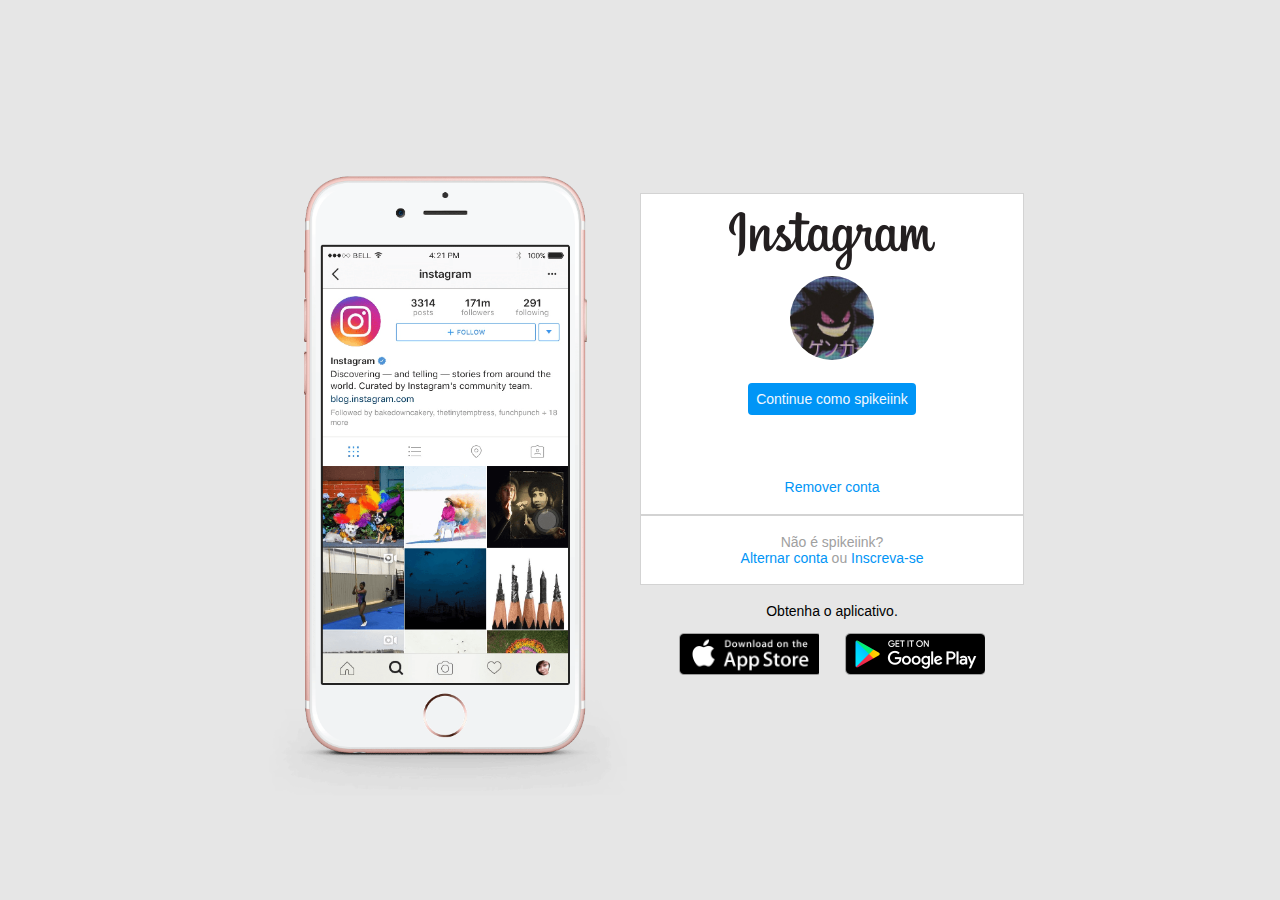
<file: projeto instagram/index.html>
<!DOCTYPE html>
<html lang="pt-br">
<head>
    <meta charset="UTF-8">
    <meta http-equiv="X-UA-Compatible" content="IE=edge">
    <meta name="viewport" content="width=device-width, initial-scale=1.0">
    <link rel="stylesheet" href="style.css">
    <title>Instagram</title>
</head>
<body>
    <div class="instagram-geral">
        <div class="instagram-celular"><img src="img/instagram-celular.png" alt="phone"></div>
        
        <div class="container-principal">
            <div class="group">
            <div class="logo-instagram"><img src="img/instagram-logo.png" alt="logo"></div>
            <div class="foto-perfil"><img src="img/perfil.jpg" alt="perfil"></div>
                <a class="login" href="8">Continue como spikeiink</a>
                <a class="logout" href="8">Remover conta</a>
        </div>
        
        <div class="group">
            <p class="not-account">Não é spikeiink?</p>
            <p class="not-account">
                <span class="link-blue">Alternar conta</span>
                ou
                <span class="link-blue">Inscreva-se</span>
            </p>
        </div>
        <div class="get-the-app">
            <p class="texto obtenha o app">Obtenha o aplicativo.</p>
                <div class="baixar">
                <a class="apps" href="8"></a>
                <a class="apps" href="8"></a>
                </div>
        </div>
    </div>
    </div>
</body>
</html>
</file>
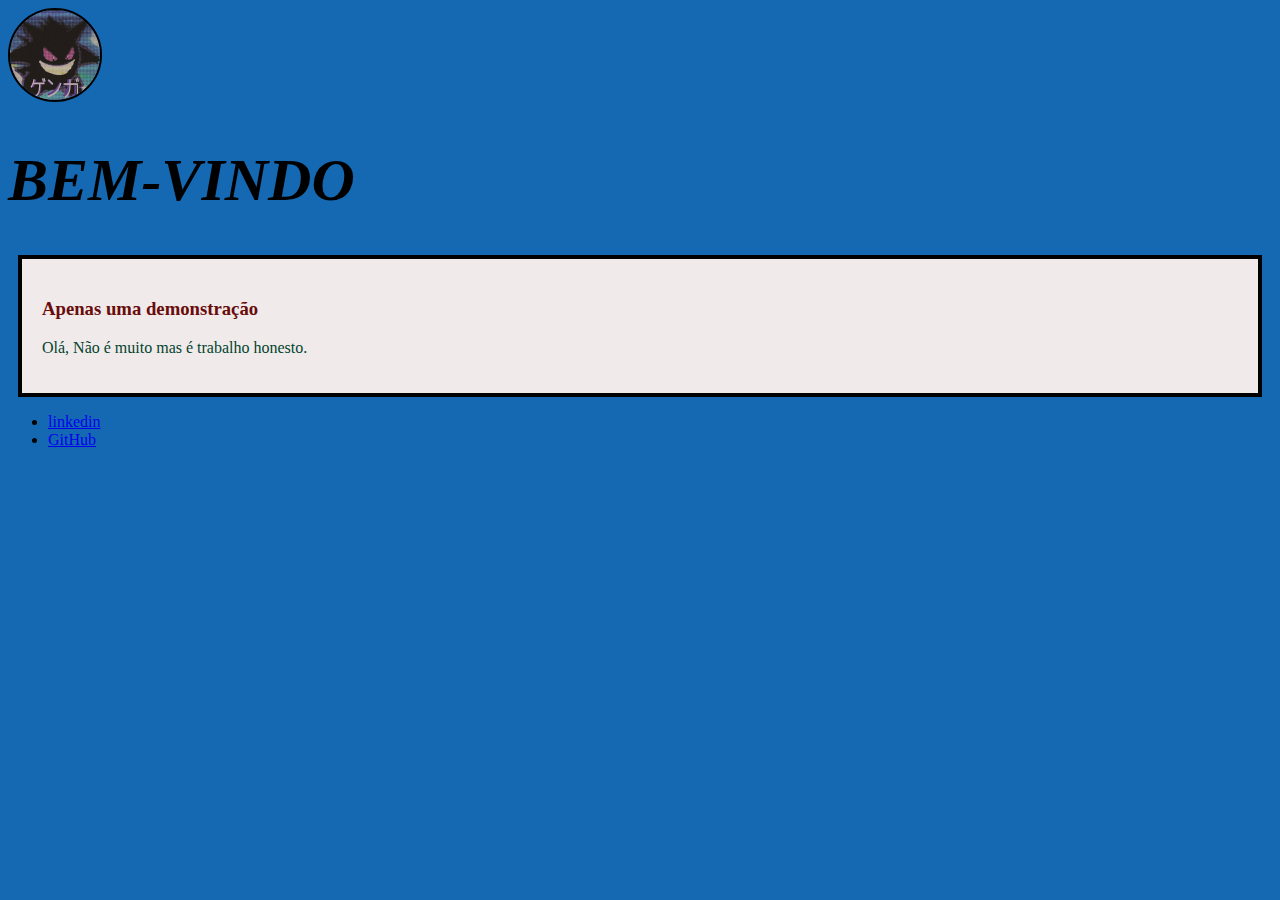
<file: projetos/html5 e css3/index.html>
<!DOCTYPE html>
<html lang="pt-br">
<head>
    <meta charset="UTF-8">
    <meta http-equiv="X-UA-Compatible" content="IE=edge">
    <meta name="viewport" content="width=device-width, initial-scale=1.0">
    <title>MyProjet</title>
    <link rel="stylesheet" href="style.css">
    
</head>
<body>
    <header>
        <img src="f2.jpg" alt="perfil"
        width="90" height="90" class="perfil">
        <h1 
        id="titulo">BEM-VINDO</h1>
    </header>
    <section>
        <header>
            <h2 class="subtitulo"></h2>
           
        </header>
        <article class="post">
            <header>
                <h3 class="titulofinal">Apenas uma demonstração</h3>
                
            </header>
            <p>
           Olá, Não é muito mas é trabalho honesto.
            </p>
        </article>
    </section>
    <footer>
        <ul>
        <li><a href="https://www.linkedin.com/in/douglas-henrique-656200230/"target="_blank">linkedin</a></li>
    <li><a href="https://github.com/spikeiink" target="_blank">GitHub </a></li></ul>
    </footer>
</body>
</html>
</file>
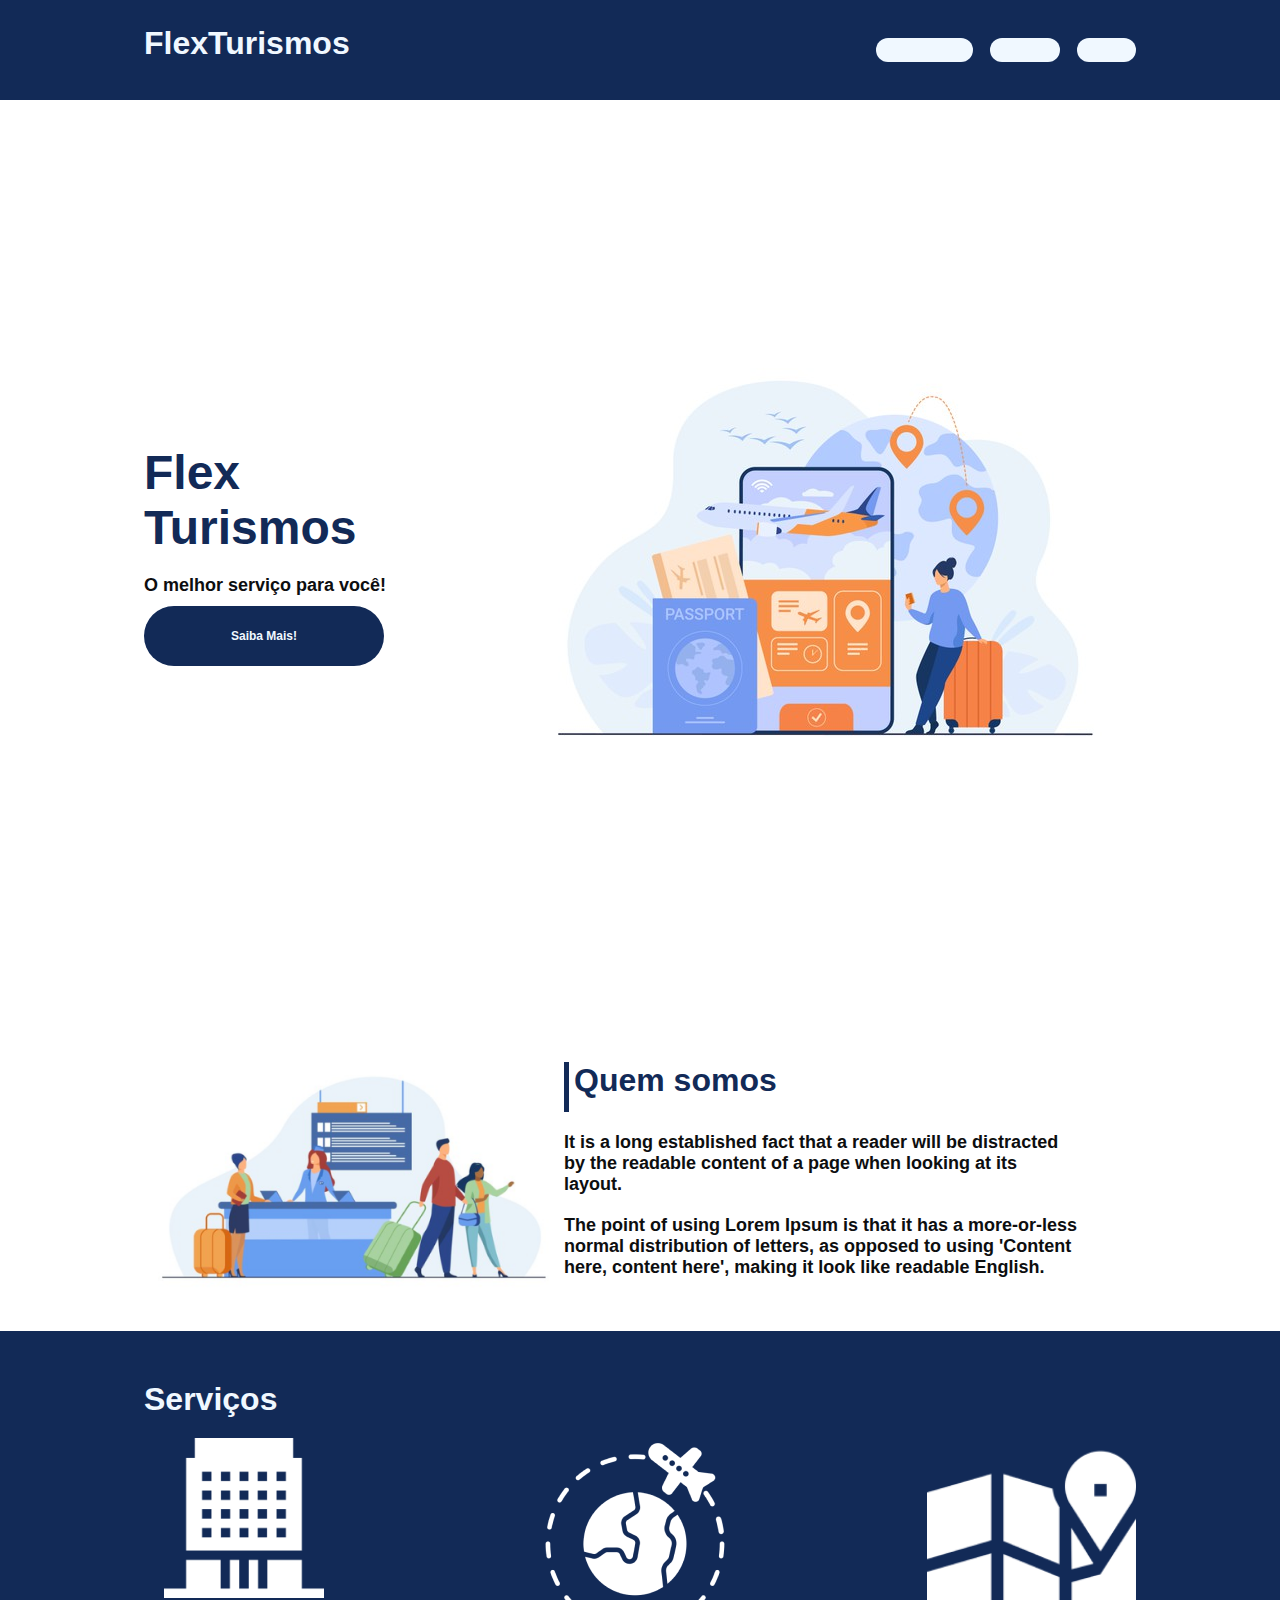
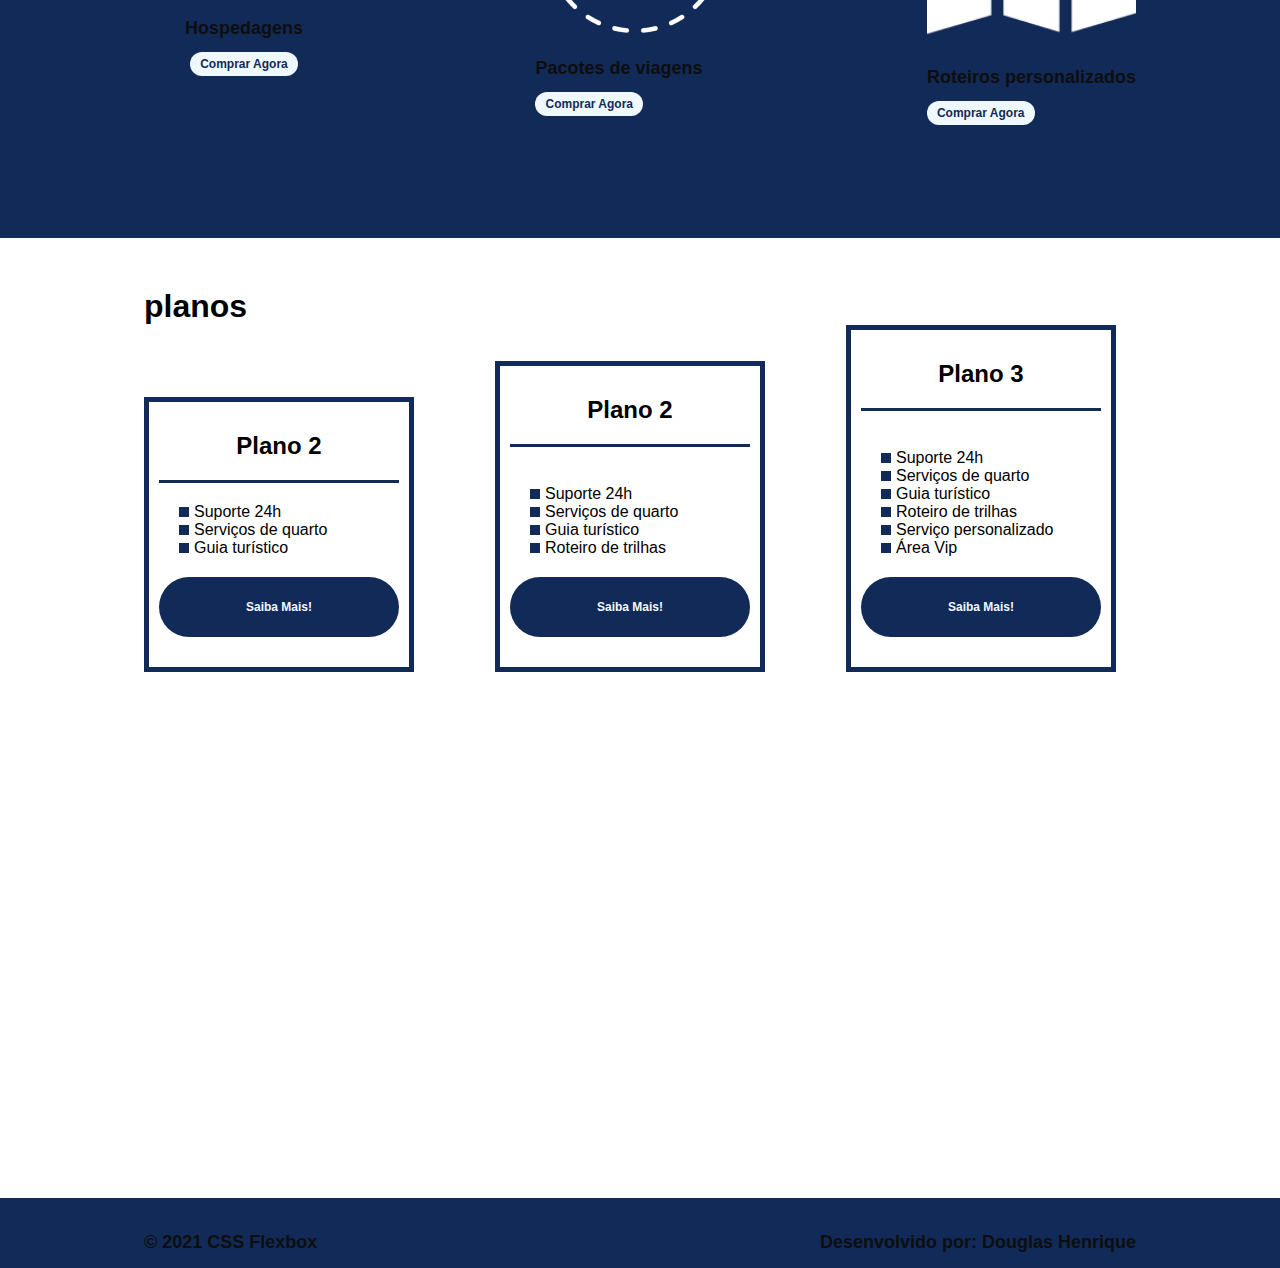
<file: projetos/flex box/flex-projeto/index.html>
<!DOCTYPE html>
<html lang="pt-br">
<head>
    <meta charset="UTF-8">
    <meta name="viewport" content="width=device-width, initial-scale=1.0">
    <title>Flex Turismos</title>
    <link rel="stylesheet" href="./style.css">
</head>
<body>
    <header>
        <div class="flex-container menu">
        <div><h1>FlexTurismos</h1></div>
        <ul class="list-items">
            <li><a href="#quem-somos">Quem Somos</a></li>
            <li><a href="#servicos">Serviços</a></li>
            <li><a href="#planos">Planos</a></li>
        </div>
    </ul>
    </header>

    <div class="flex-container apresentacao">
        <div class="texto-apresentacao">
            <h1>Flex <br>Turismos</h1>
            <p>O melhor serviço para você!</p>
            <a href="" class="bth">Saiba Mais!</a> 
        </div>

        <div>
            <div><img src="./images/0-main.png" alt="banner de apresentação"></div>
        </div>
    </div>

    <div class="flex-container" id="quem-somos">
       <div>
            <h2>Quem somos</h2>
            <p>It is a long established fact that a reader will be distracted by the readable content of a page when looking at its layout. </p>
            <p>The point of using Lorem Ipsum is that it has a more-or-less normal distribution of letters, as opposed to using 'Content here, content here', making it look like readable English.</p>
        </div>
    <img src="./images/1-quem-somos.png" alt="balcão de atendimento">
    </div>

    <div class="externo">
        <div class="flex-container" id="ss">
            <div>
                <h2>Serviços</h2>
            </div>

            <div class="list-servicos">
                <div class="item-s">
                    <div><img src="./images/icon-2.png" alt="hospedagens"></div>
                    <p>Hospedagens</p>
                    <a href="#">Comprar Agora</a>
                </div>

                <div>
                    <div><img src="./images/icon-1.png" alt="pacote de viagens"></div>
                    <p>Pacotes de viagens</p>
                    <a href="#">Comprar Agora</a>
                </div>

                <div>
                    <div><img src="./images/icon-3.png" alt="roteiros personalizados"></div>
                    <p>Roteiros personalizados</p>
                    <a href="#">Comprar Agora</a>
                </div>

            </div>
        </div>
    </div>

    <div class="flex-container" id="planos">
        
        <div><h2>planos</h2></div>

        <div class="list-planos">
            <div class="item-plano">
                    <h3>Plano 2</h3>
                    <ul>
                        <li>Suporte 24h</li>
                        <li>Serviços de quarto</li>
                        <li>Guia turístico</li>
                    </ul>
                    <a href="#" class="bth">Saiba Mais!</a>
                </div>
        
                <div class="item-plano">
                    <h3>Plano 2</h3>
                    <br>
                    <ul>
                        <li>Suporte 24h</li>
                        <li>Serviços de quarto</li>
                        <li>Guia turístico</li>
                        <li>Roteiro de trilhas</li>
                        
                    </ul>
                    <a href="#" class="bth">Saiba Mais!</a>
                </div>
        
                <div class="item-plano">
                    <h3>Plano 3</h3>
                    <br>
                    <ul>
                        <li>Suporte 24h</li>
                        <li>Serviços de quarto</li>
                        <li>Guia turístico</li>
                        <li>Roteiro de trilhas</li>
                        <li>Serviço personalizado</li>
                        <li>Área Vip</li>
                    </ul>
                    <a href="#" class="bth">Saiba Mais!</a>
            </div>
        </div>
    </div>

    <footer>
        <div class="flex-container footer">
            <p>&copy; 2021 CSS Flexbox</p>
            <p>Desenvolvido por: Douglas Henrique</p>
        </div>
        
    </footer>
</body>
</html>
</file>
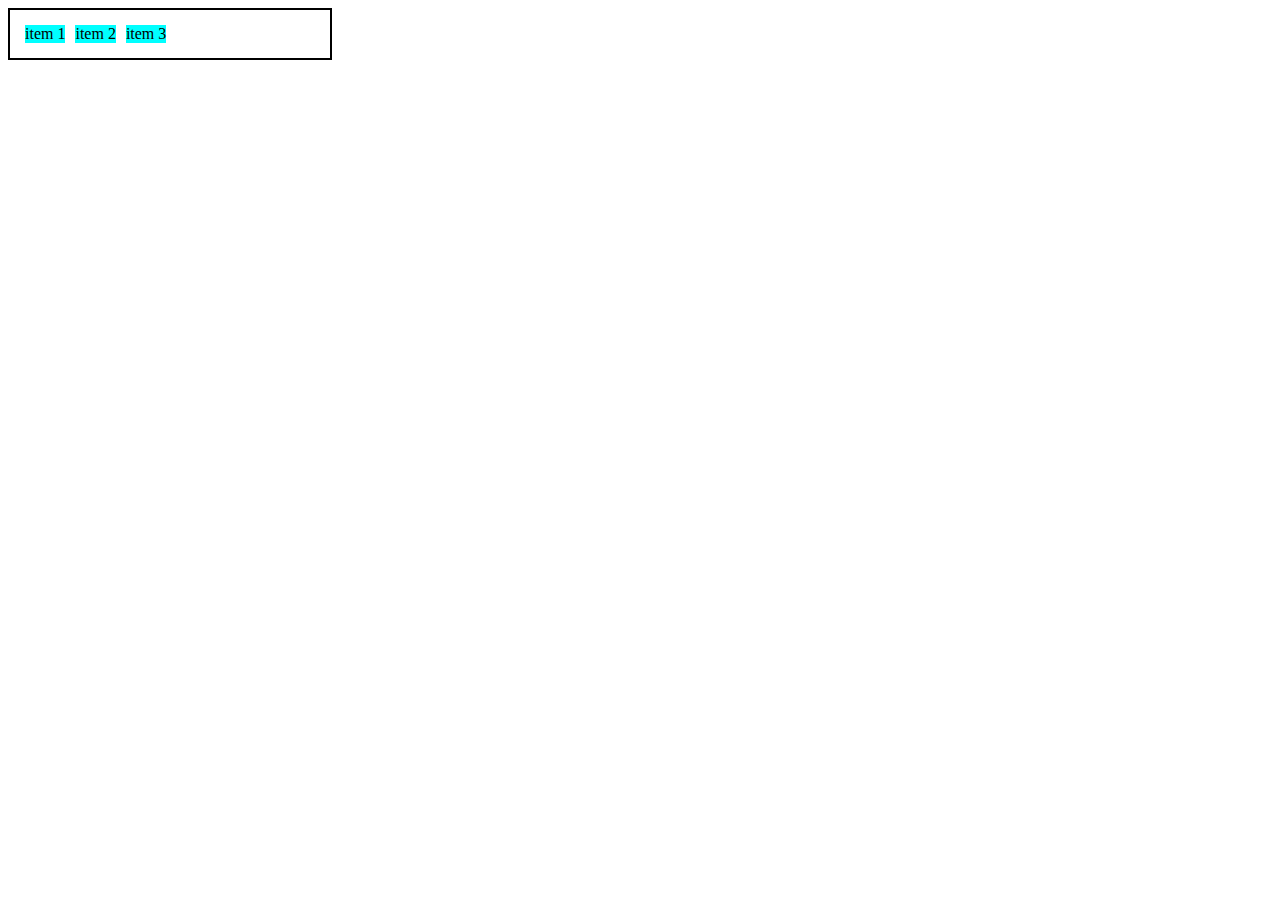
<file: projetos/flex box/0-diplay-flex.html>
<!DOCTYPE html>
<html lang="PT-br">
<head>
    <meta charset="UTF-8">
    <meta http-equiv="X-UA-Compatible" content="IE=edge">
    <meta name="viewport" content="width=device-width, initial-scale=1.0">
    <title>fundamentos- display flex</title>
    <style>
        .flex{
            max-width: 300px;
            padding: 10px;
            border: 2px solid black;
            display: flex;
        }
        .item{
            background-color: aqua;
            margin: 5px;
        }
    </style>
</head>
<body>
    <div class="flex">
        <div class="item">item 1</div>
        <div class="item">item 2</div>
        <div class="item">item 3</div>


    </div>
</body>
</html>
</file>
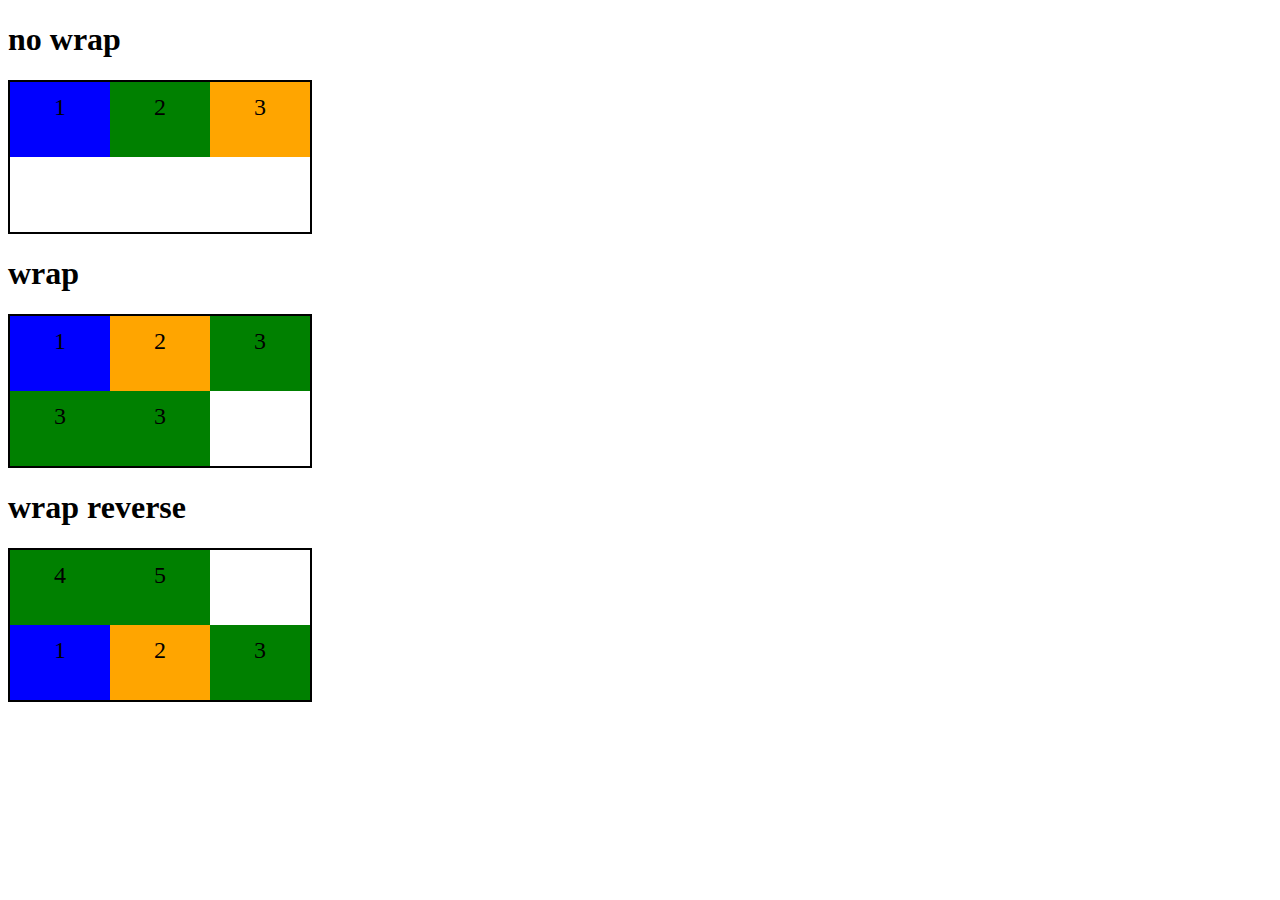
<file: projetos/flex box/1-flex-wrap.html>
<!DOCTYPE html>
<html lang="en">
<head>
    <meta charset="UTF-8">
    <meta http-equiv="X-UA-Compatible" content="IE=edge">
    <meta name="viewport" content="width=device-width, initial-scale=1.0">
    <title>Fundamentos Flex-Wrap</title>
    <style>
        .flex-container{
            display: flex;
            height: 150px;
            border: 2px solid black;
            max-width: 300px;
        
        }
        .item{
            font-size: 24px;
            height: 50%;
            text-align: center;
            min-width: 100px;
            line-height: 50px;
        }
        .wrap-reserve{ flex-wrap: wrap-reverse;

        }
        
        .wrap{
            flex-wrap: wrap;
        }
        .nowwrap{
            flex-wrap: nowrap;
        }
        .blue{
            background-color: blue;
        }
        .green{
            background-color: green;
        }
        .orangen{
            background-color: orange;
        }
    </style>
</head>
<body>
    <h1>
        no wrap 
    </h1>
    <div class="flex-container nowrap">
        <div class="item blue">1</div>
        <div class="item green">2</div>
        <div class="item orangen">3</div>
    </div>
    <h1>
        wrap 
    </h1>
    <div class="flex-container wrap">
        <div class="item blue">1</div>
        <div class="item orangen">2</div>
        <div class="item green">3</div>
        <div class="item green">3</div>
        <div class="item green">3</div>
    </div>
    
    
    <h1>
        wrap reverse
    </h1>
    <div class="flex-container wrap-reserve">
        <div class="item blue">1</div>
        <div class="item orangen">2</div>
        <div class="item green">3</div>
        <div class="item green">4</div>
        <div class="item green">5</div>
    </div>
</body>
</html>
</file>
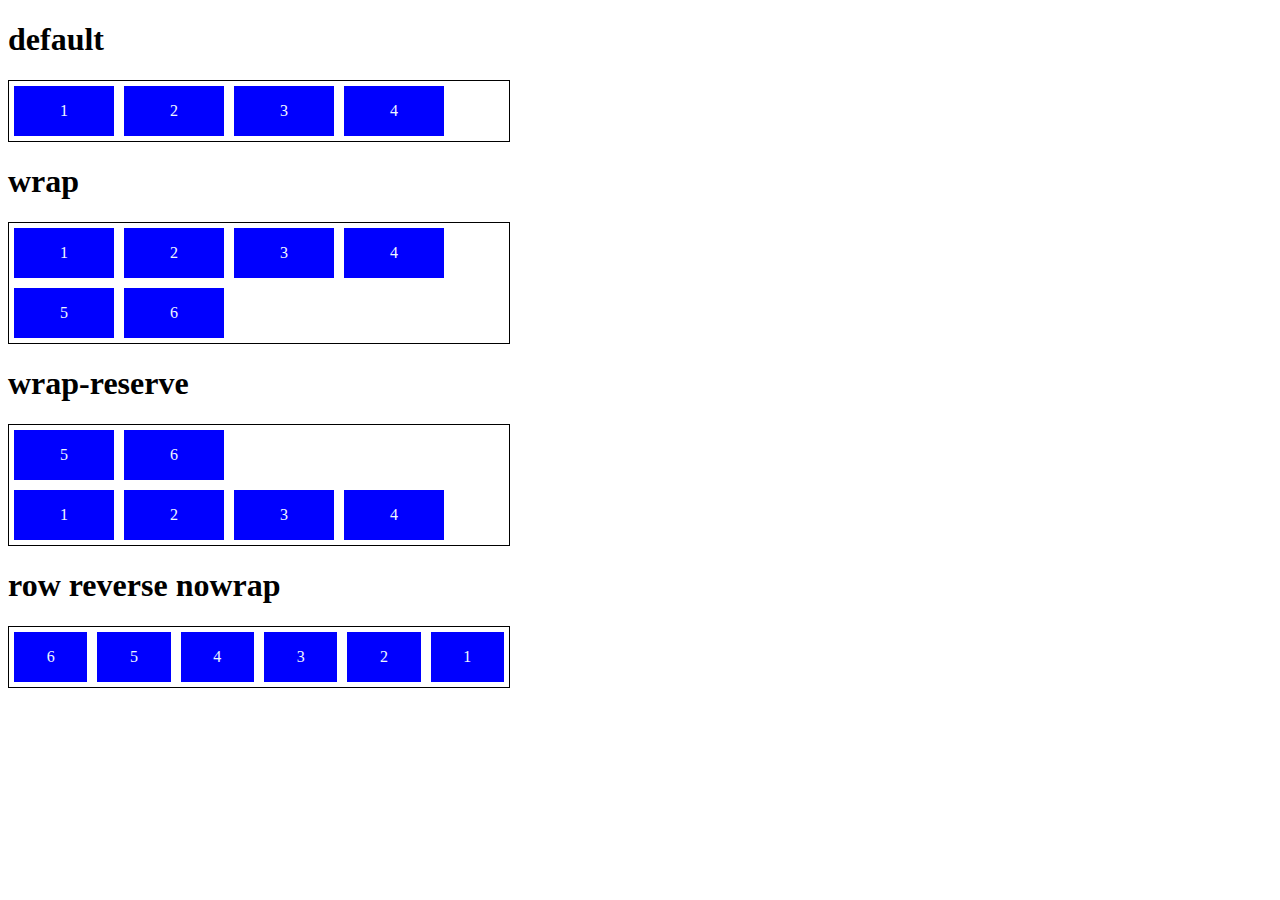
<file: projetos/flex box/2-flex-flow.html>
<!DOCTYPE html>
<html lang="en">
<head>
    <meta charset="UTF-8">
    <meta http-equiv="X-UA-Compatible" content="IE=edge">
    <meta name="viewport" content="width=device-width, initial-scale=1.0">
    <title>Fundamentos Flex-Flow</title>
    <style>
        .flex-container{
            display: flex;
            
            border: 1px solid black;
            max-width: 500px;
            margin-bottom: 10px;
        }
        .rowreverse{
            flex-flow: row wrap-reverse;
        }
        .r-nowrap{
            flex-flow: row-reverse nowrap;
        }
        .wrap{
            flex-flow: row wrap;
        }

        .default{
            flex-flow: row nowrap;
        }
        .item{
            background-color:  blue;
            margin: 5px;
            color: aliceblue; 
        text-align: center;  
    width: 100px;     
height: 50;
line-height: 50px;}
    </style>
</head>
<body>
    <h1>default</h1>
    <div class="flex-container default">
        <div class="item">1</div>
        <div class="item">2</div>
        <div class="item">3</div>
        <div class="item">4</div>
    </div>

    <h1>wrap</h1>
    <div class="flex-container wrap">
        <div class="item">1</div>
        <div class="item">2</div>
        <div class="item">3</div>
        <div class="item">4</div>
        <div class="item">5</div>
        <div class="item">6</div>
    </div>
    <h1>wrap-reserve</h1>
    <div class="flex-container rowreverse">
        <div class="item">1</div>
        <div class="item">2</div>
        <div class="item">3</div>
        <div class="item">4</div>
        <div class="item">5</div>
        <div class="item">6</div>
    </div>

    <h1>row reverse nowrap</h1>
    <div class="flex-container r-nowrap">
        <div class="item">1</div>
        <div class="item">2</div>
        <div class="item">3</div>
        <div class="item">4</div>
        <div class="item">5</div>
        <div class="item">6</div>
    </div>

</body>
</html>
</file>
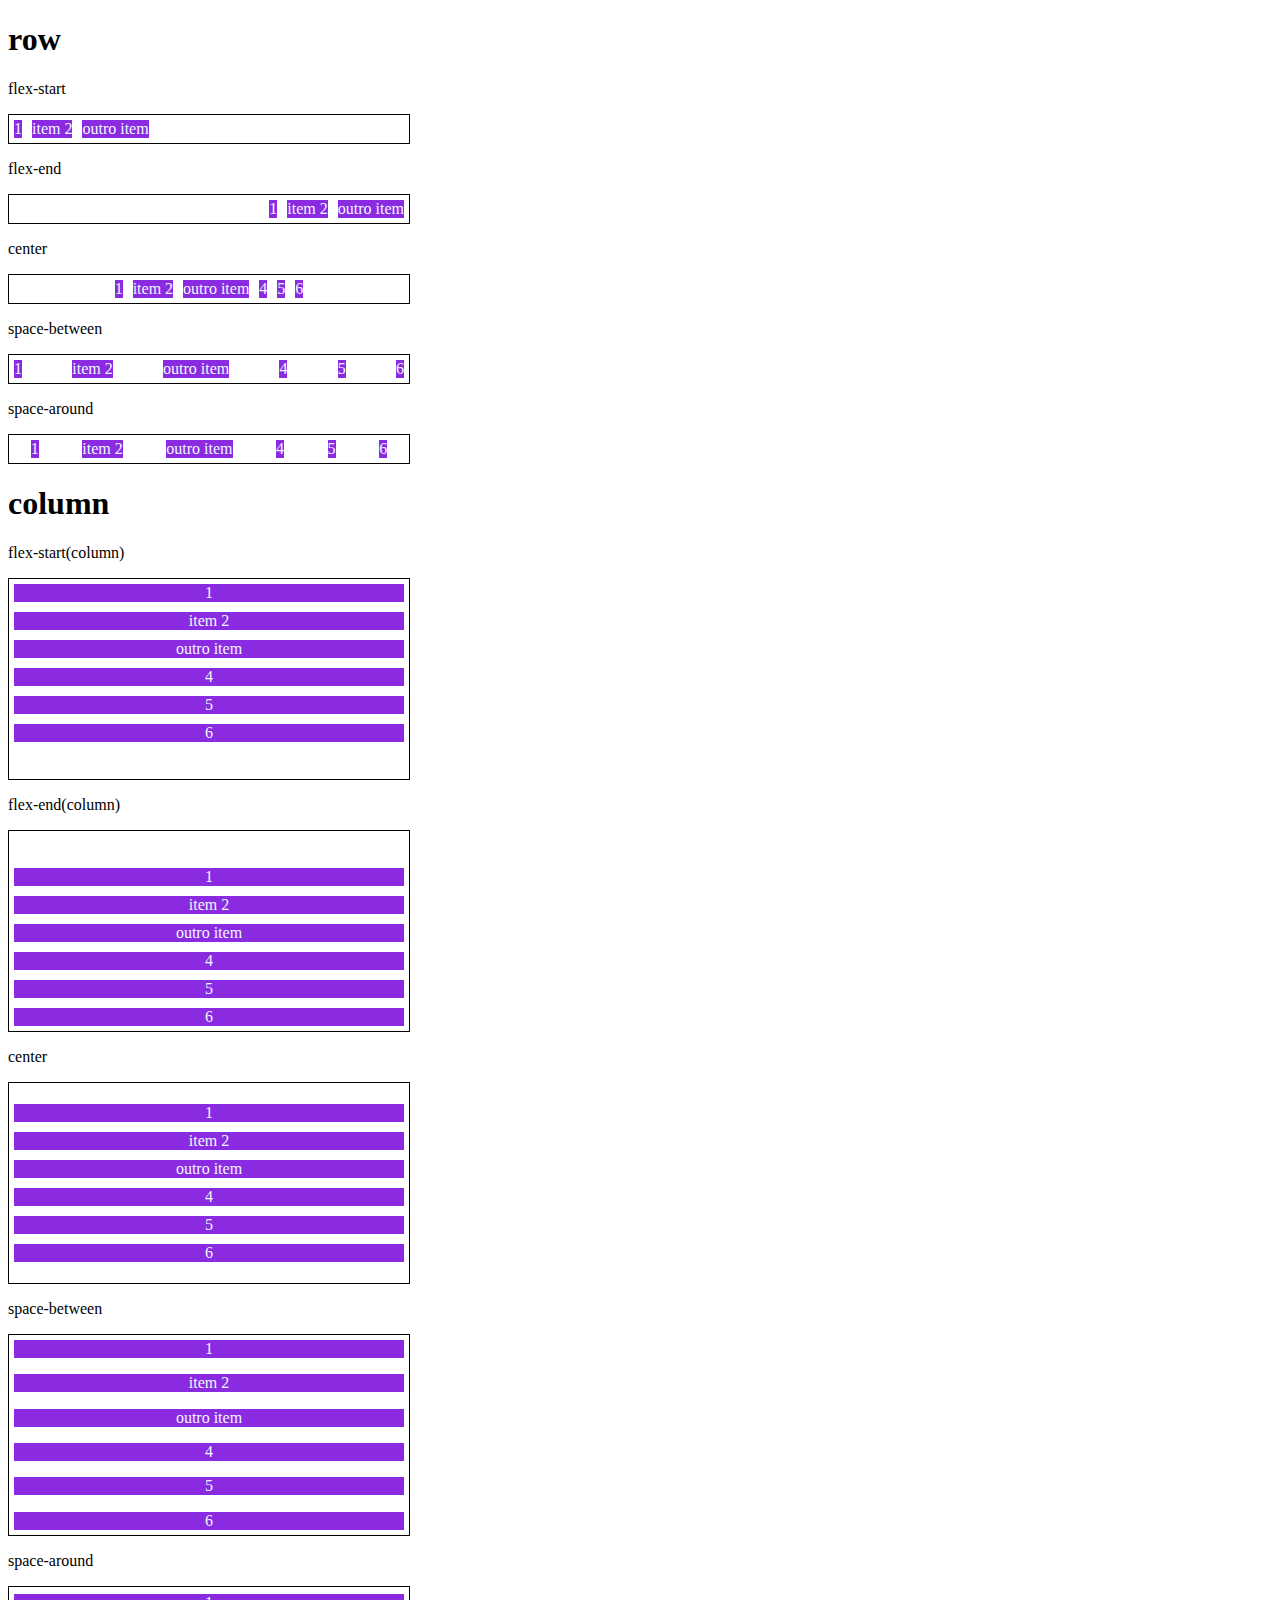
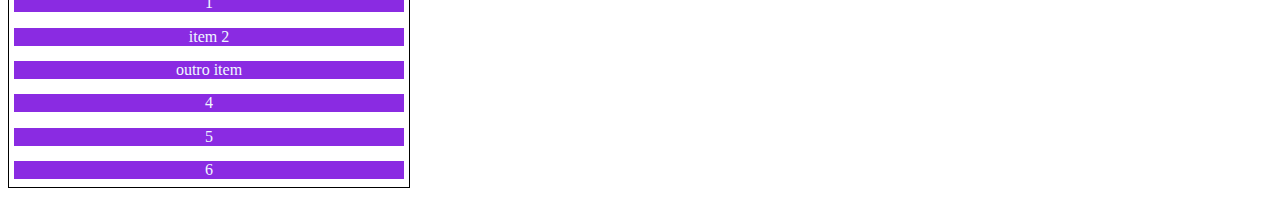
<file: projetos/flex box/3-justify-content.html>
<!DOCTYPE html>
<html lang="en">
<head>
    <meta charset="UTF-8">
    <meta http-equiv="X-UA-Compatible" content="IE=edge">
    <meta name="viewport" content="width=device-width, initial-scale=1.0">
    <title>Fundamentos-justify_content
    </title>
    <style>
        .container{
            max-width: 400px;
            border: 1px solid black;    
            margin: 0;
            display: flex;
        margin-bottom: 10px;}
            .item{
                background-color: blueviolet;
                margin: 5px;
                text-align: center;
                color: aliceblue;}
                .flex-start{
                    justify-content: flex-start;
                }
                .flex-end{
                    justify-content: flex-end;
                }
                .center{
                    justify-content: center;
                }
                .space-bet{
                    justify-content: space-between;
                }
                .space-around{
                    justify-content: space-around;
                }
                .column{
                    flex-direction: column;
                    min-height: 200px;
                }
    </style>
</head>
<body>
    <h1>row</h1>
    <p>flex-start</p>
    <section class="container flex-start">
        <div class="item">1</div>
        <div class="item">item 2</div>
        <div class="item">outro item</div>
    </section>
<p>
     flex-end
</p>
    <section class="container flex-end">
        <div class="item">1</div>
        <div class="item">item 2</div>
        <div class="item">outro item</div>
    </section>
    
    <p>center</p>
    <section class="container center">
        <div class="item">1</div>
        <div class="item">item 2</div>
        <div class="item">outro item</div>
        <div class="item">4</div>
        <div class="item">5</div>
        <div class="item">6</div>
    </section>
    <p> space-between</p>
    <section class="container space-bet">
        <div class="item">1</div>
        <div class="item">item 2</div>
        <div class="item">outro item</div>
        <div class="item">4</div>
        <div class="item">5</div>
        <div class="item">6</div>
    </section>
    <p>space-around </p>
    <section class="container space-around">
        <div class="item">1</div>
        <div class="item">item 2</div>
        <div class="item">outro item</div>
        <div class="item">4</div>
        <div class="item">5</div>
        <div class="item">6</div>
    </section>
    <h1>column</h1>
        <p>flex-start(column)</p>
    <section class="container flex-start column">
        <div class="item">1</div>
        <div class="item">item 2</div>
        <div class="item">outro item</div>
        <div class="item">4</div>
        <div class="item">5</div>
        <div class="item">6</div>
    </section>

    <p>flex-end(column)</p>
    <section class="container flex-end column">
        <div class="item">1</div>
        <div class="item">item 2</div>
        <div class="item">outro item</div>
        <div class="item">4</div>
        <div class="item">5</div>
        <div class="item">6</div>
    </section>

    <p>center</p>
    <section class="container center column">
        <div class="item">1</div>
        <div class="item">item 2</div>
        <div class="item">outro item</div>
        <div class="item">4</div>
        <div class="item">5</div>
        <div class="item">6</div>
    </section>

    <p>space-between</p>
    <section class="container space-bet column">
        <div class="item">1</div>
        <div class="item">item 2</div>
        <div class="item">outro item</div>
        <div class="item">4</div>
        <div class="item">5</div>
        <div class="item">6</div>
    </section>

    <p>space-around</p>
    <section class="container space-around column">
        <div class="item">1</div>
        <div class="item">item 2</div>
        <div class="item">outro item</div>
        <div class="item">4</div>
        <div class="item">5</div>
        <div class="item">6</div>
    </section>


    
</body>
</html>
</file>
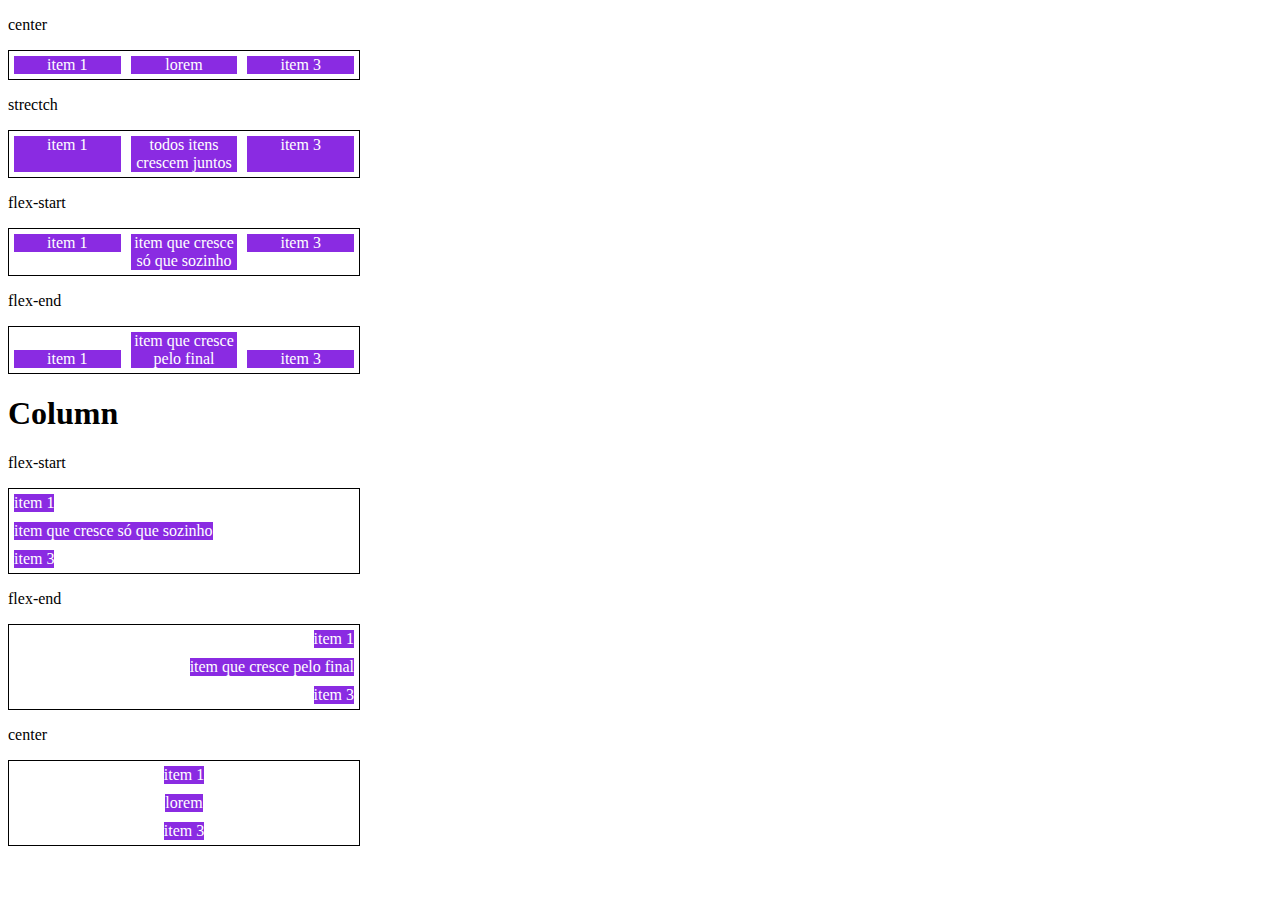
<file: projetos/flex box/4-align-items.html>
<!DOCTYPE html>
<html lang="en">
<head>
    <meta charset="UTF-8">
    <meta http-equiv="X-UA-Compatible" content="IE=edge">
    <meta name="viewport" content="width=device-width, initial-scale=1.0">
    <title>Fundamentos- aling Items</title>
    <style>
        .container{
                max-width: 350px;
                border: 1px solid black;
                display: flex;

        }
        .item{
            background-color: blueviolet;
            margin: 5px;
            color: white;
            text-align: center;
            flex: 1;
        }
        
        
        .center{
            align-items: center;
        }
        .st{ align-items: stretch;}

        .start{
            align-items: flex-start;
        }
        .end{
            align-items: flex-end;
        }
        .column{
            flex-direction: column;
        }

    </style>
</head>
<body>
        <p>center</p>
    <section class="container center flex">
        <div class="item">item 1</div>
        <div class="item">lorem</div>
        <div class="item">item 3</div>
    </section>

    <p>strectch</p>
    <section class="container st">
        <div class="item">item 1</div>
        <div class="item">todos itens crescem juntos</div>
        <div class="item">item 3</div>
    </section>
    <p>flex-start</p>
    <section class="container start">
        <div class="item">item 1</div>
        <div class="item"> item que cresce só que sozinho</div>
        <div class="item">item 3</div>
    </section>

    <p>flex-end</p>
    <section class="container end">
        <div class="item">item 1</div>
        <div class="item">item que cresce pelo final </div>
        <div class="item">item 3</div>
    </section>

    <h1>Column</h1>

    <p>flex-start</p>
    <section class="container start column ">
        <div class="item">item 1</div>
        <div class="item"> item que cresce só que sozinho</div>
        <div class="item">item 3</div>
    </section>

    <p>flex-end</p>
    <section class="container end column">
        <div class="item">item 1</div>
        <div class="item">item que cresce pelo final </div>
        <div class="item">item 3</div>
    </section>

    <p>center</p>
    <section class="container center column">
        <div class="item">item 1</div>
        <div class="item">lorem</div>
        <div class="item">item 3</div>
    </section>


</body>
</html>
</file>
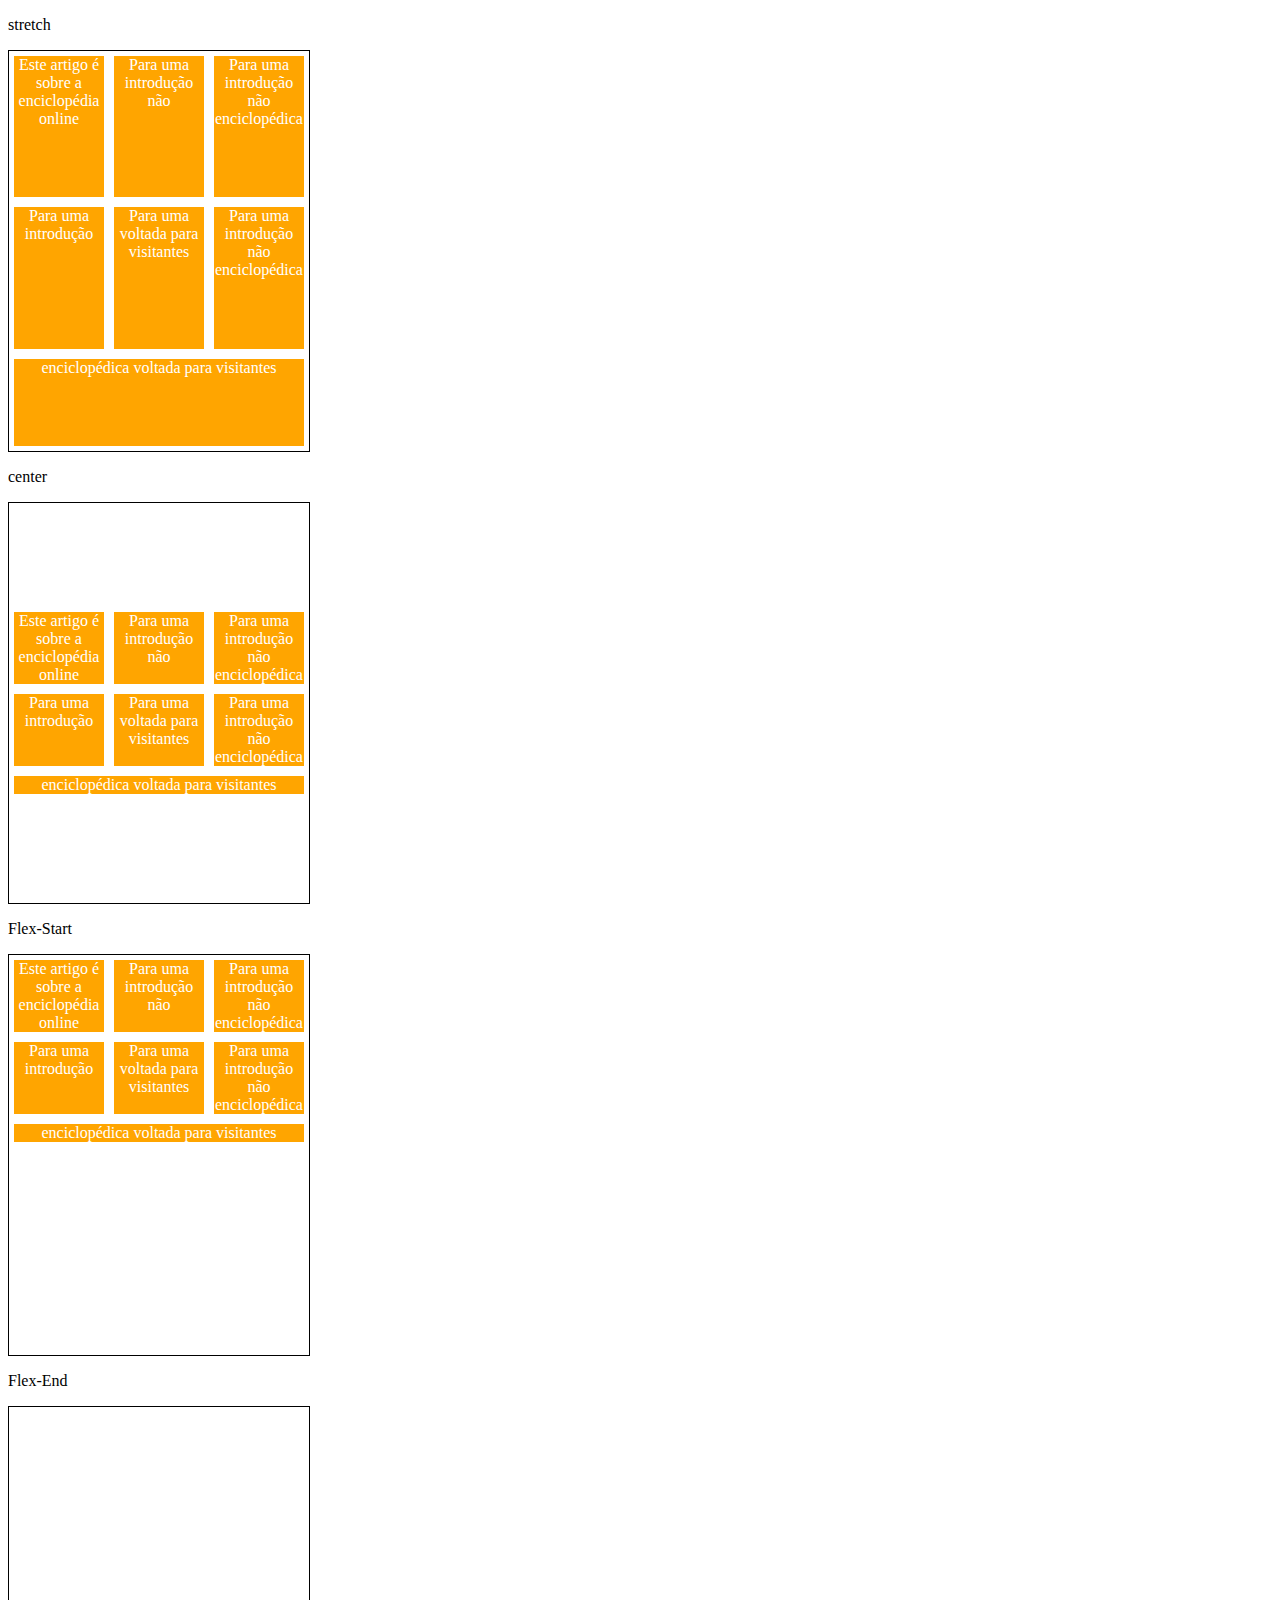
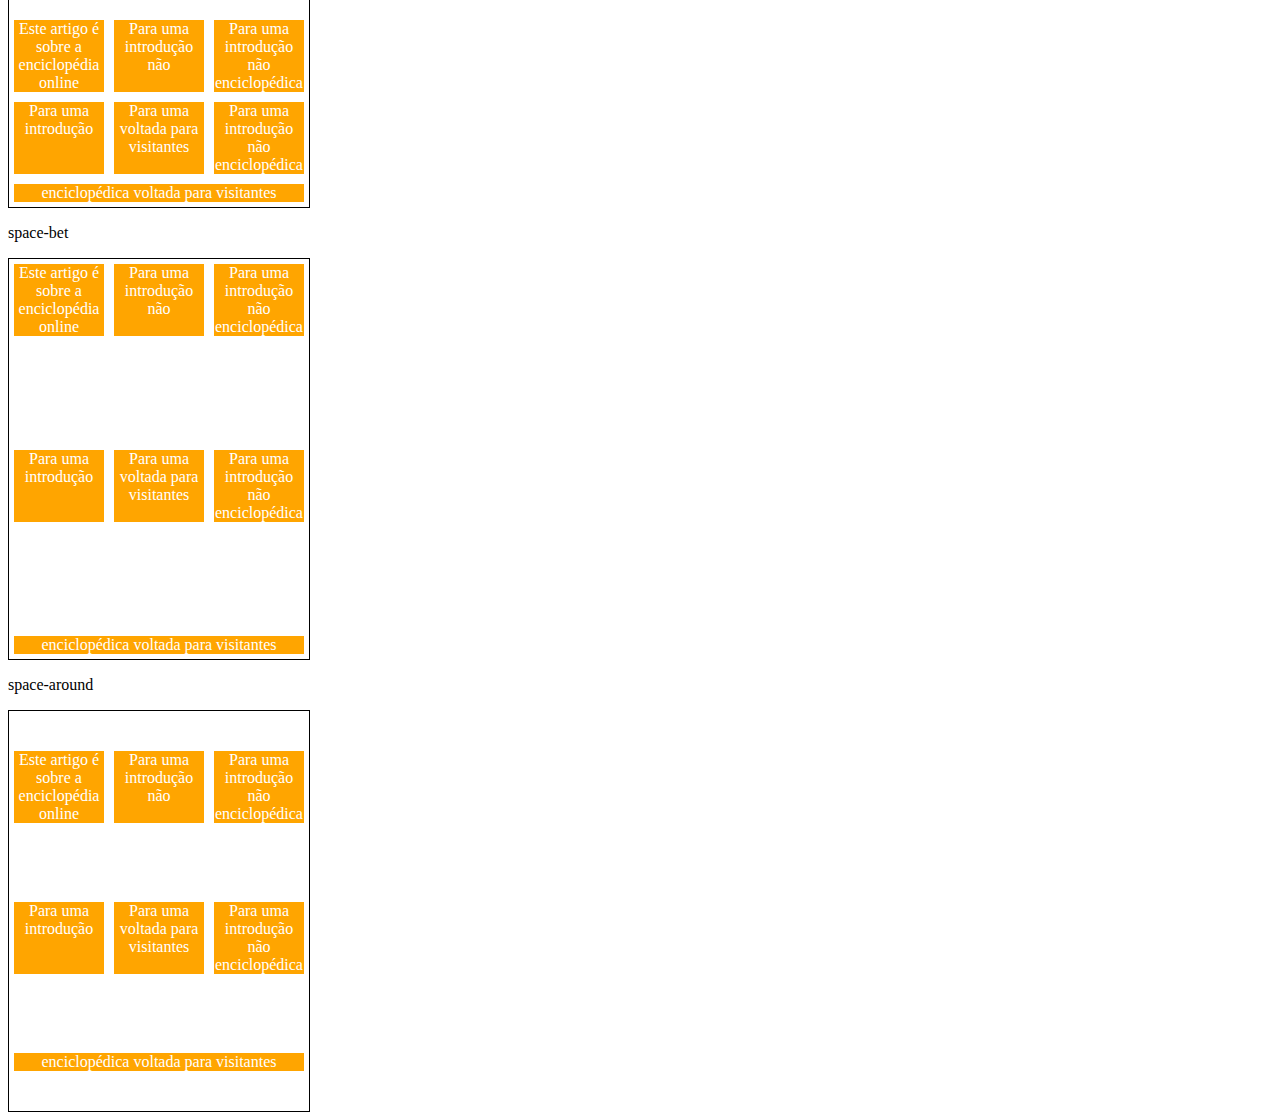
<file: projetos/flex box/5-align-content.html>
<!DOCTYPE html>
<html lang="en">
<head>
    <meta charset="UTF-8">
    <meta http-equiv="X-UA-Compatible" content="IE=edge">
    <meta name="viewport" content="width=device-width, initial-scale=1.0">
    <title>Fundamentos - align content</title>

    <style>
.container{
    height: 400px;
    max-width: 300px;
    
    display: flex;
    flex-wrap: wrap;
    border: 1px solid black;
}
.item{
    background-color:  orange;
    padding: o 5px ;
    flex: 1;
    text-align: center;
    color: white;
    margin: 5px;
}
.stretch{
    align-content: stretch;
}
.center{
    align-content: center;
}
.start{
    align-content: flex-start;
}
.end{
    align-content:flex-end;
}
.bet{
    align-content: space-between;
}
.around{
align-content: space-around;}
    </style>
</head>
<body>
    <p>stretch</p>
    <div class="container strectch">
        <div class="item">Este artigo é sobre a enciclopédia online</div>
        <div class="item">Para uma introdução não</div>
        <div class="item">Para uma introdução não enciclopédica </div>
        <div class="item">Para uma introdução </div>
        <div class="item">Para uma  voltada para visitantes</div>
        <div class="item">Para uma introdução não enciclopédica </div>
        <div class="item"> enciclopédica voltada para visitantes</div>
    </div>
    <p>center</p>

    <div class="container center">
        <div class="item">Este artigo é sobre a enciclopédia online</div>
        <div class="item">Para uma introdução não</div>
        <div class="item">Para uma introdução não enciclopédica </div>
        <div class="item">Para uma introdução </div>
        <div class="item">Para uma  voltada para visitantes</div>
        <div class="item">Para uma introdução não enciclopédica </div>
        <div class="item"> enciclopédica voltada para visitantes</div>
    </div>
    <p>Flex-Start</p>
    <div class="container start">
        <div class="item">Este artigo é sobre a enciclopédia online</div>
        <div class="item">Para uma introdução não</div>
        <div class="item">Para uma introdução não enciclopédica </div>
        <div class="item">Para uma introdução </div>
        <div class="item">Para uma  voltada para visitantes</div>
        <div class="item">Para uma introdução não enciclopédica </div>
        <div class="item"> enciclopédica voltada para visitantes</div>
    </div>
    <p>Flex-End</p>
    <div class="container end">
        <div class="item">Este artigo é sobre a enciclopédia online</div>
        <div class="item">Para uma introdução não</div>
        <div class="item">Para uma introdução não enciclopédica </div>
        <div class="item">Para uma introdução </div>
        <div class="item">Para uma  voltada para visitantes</div>
        <div class="item">Para uma introdução não enciclopédica </div>
        <div class="item"> enciclopédica voltada para visitantes</div>
    </div>
    <p>space-bet</p>
    <div class="container bet">
        <div class="item">Este artigo é sobre a enciclopédia online</div>
        <div class="item">Para uma introdução não</div>
        <div class="item">Para uma introdução não enciclopédica </div>
        <div class="item">Para uma introdução </div>
        <div class="item">Para uma  voltada para visitantes</div>
        <div class="item">Para uma introdução não enciclopédica </div>
        <div class="item"> enciclopédica voltada para visitantes</div>
    </div>
    <p>space-around</p>
    <div class="container around">
        <div class="item">Este artigo é sobre a enciclopédia online</div>
        <div class="item">Para uma introdução não</div>
        <div class="item">Para uma introdução não enciclopédica </div>
        <div class="item">Para uma introdução </div>
        <div class="item">Para uma  voltada para visitantes</div>
        <div class="item">Para uma introdução não enciclopédica </div>
        <div class="item"> enciclopédica voltada para visitantes</div>
    </div>
</body>
</html>
</file>
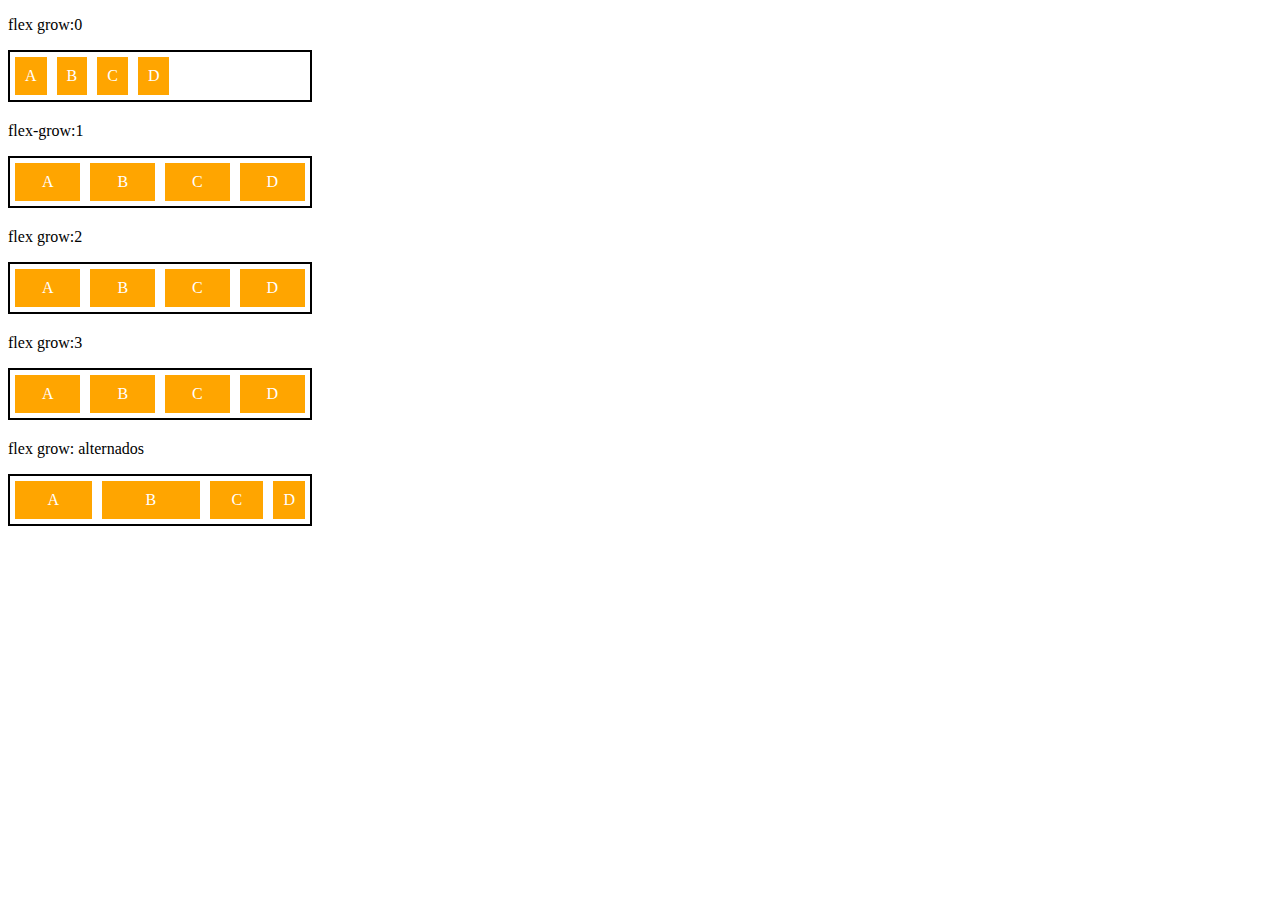
<file: projetos/flex box/6-flex-grow.html>
<!DOCTYPE html>
<html lang="en">
<head>
    <meta charset="UTF-8">
    <meta http-equiv="X-UA-Compatible" content="IE=edge">
    <meta name="viewport" content="width=device-width, initial-scale=1.0">
    <title>Fundamentos - Flex grow</title>
    <style>
        .flex-container{
            display: flex;
            border: 2px solid black;
            max-width: 300px;
            margin-bottom: 20px;

        }
        .item{
            background-color: orange;
            margin: 5px;
            padding: 10px;
            text-align: center;
            color: white;
        }
        .fg-0{
            flex-grow: 0;
        }
        .fg-1{
            flex-grow: 1;
        }
        .fg-2{
            flex-grow: 2;
        }
        .fg-3{
            flex-grow: 3;
        }
    </style>
</head>
<body>
    <p>flex grow:0</p>
    <div class="flex-container">
        <div class="item fg-0">A</div>
        <div class="item fg-0">B</div>
        <div class="item fg-0">C</div>
        <div class="item fg-0">D</div>
    </div>
<p>flex-grow:1</p>
    <div class="flex-container">
        <div class="item fg-1">A</div>
        <div class="item fg-1">B</div>
        <div class="item fg-1">C</div>
        <div class="item fg-1">D</div>
    </div>
    <p>flex grow:2</p>
    <div class="flex-container">
        <div class="item fg-2">A</div>
        <div class="item fg-2">B</div>
        <div class="item fg-2">C</div>
        <div class="item fg-2">D</div>
    
    </div>
    <p>flex grow:3</p>
    <div class="flex-container">
        <div class="item fg-3">A</div>
        <div class="item fg-3">B</div>
        <div class="item fg-3">C</div>
        <div class="item fg-3">D</div>
    </div>
    <p>flex grow: alternados</p>
    <div class="flex-container">
        <div class="item fg-2">A</div>
        <div class="item fg-3">B</div>
        <div class="item fg-1">C</div>
        <div class="item fg-0">D</div>
    </div>
</body>
</html>
</file>
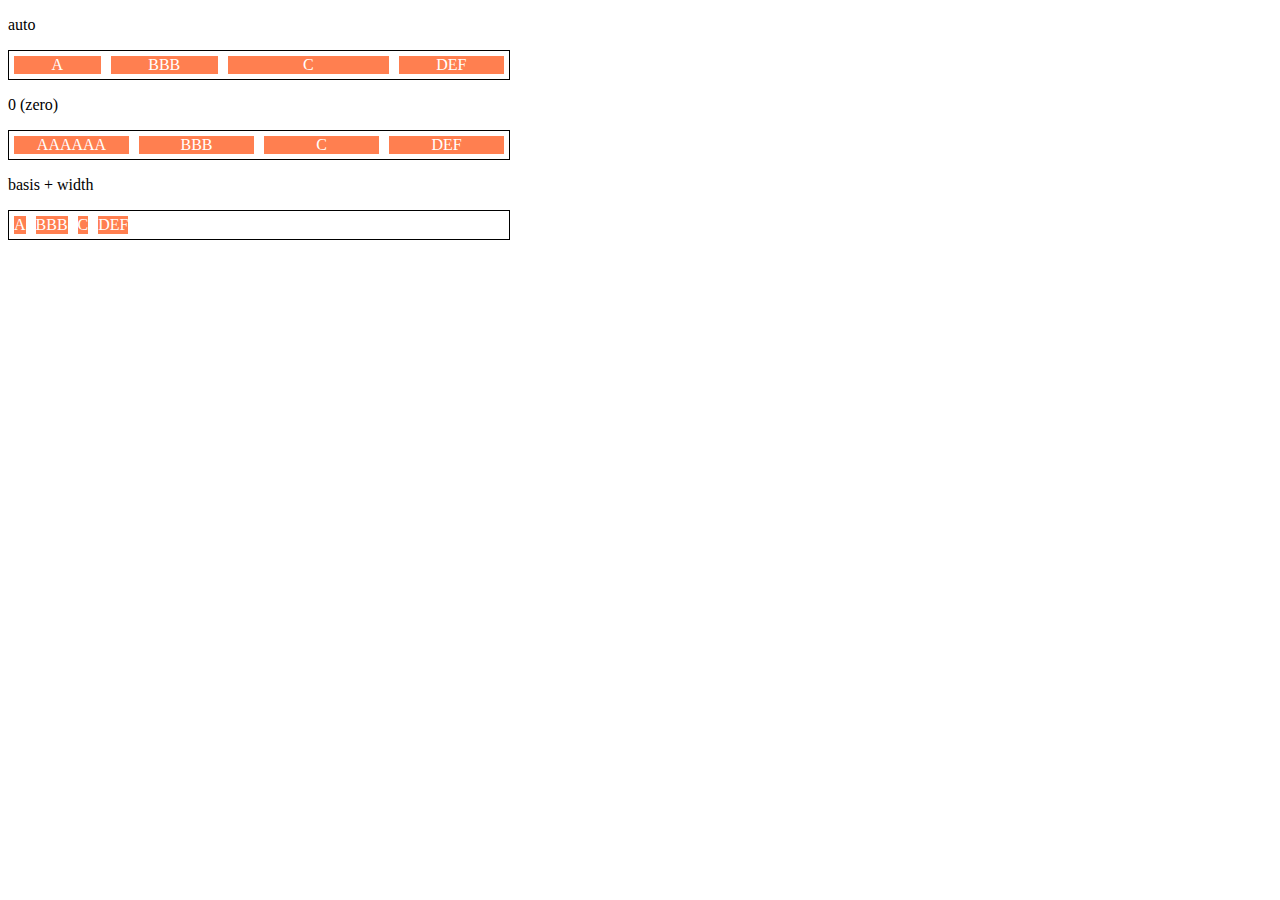
<file: projetos/flex box/7-flex-basis.html>
<!DOCTYPE html>
<html lang="en">
<head>
    <meta charset="UTF-8">
    <meta http-equiv="X-UA-Compatible" content="IE=edge">
    <meta name="viewport" content="width= , initial-scale=1.0">
    <title>Fundamentos - flex basis</title>
    <style>
        .flex-container{
            max-width: 500px;
            border: 1px solid black;
            display: flex;

        }
        .items{
            background-color: coral;
            color: white;   
            text-align: center;
            margin: 5px;}
            .bauto{
                flex-basis: auto;

            }.fg-1{
                flex-grow: 1;
            }
            .fg-2{
                flex-grow: 2;
            }
            .b-0{
                flex-basis: 0;
            }
            .w100{
                flex-basis: 100pcx;            }
    </style>
</head>
<body>
    <p>auto</p>
    <div class="flex-container">
    <div class="items bauto fg-1">A</div>
    <div class="items bauto fg-1">BBB</div>
    <div class="items bauto fg-2">C</div>
    <div class="items bauto fg-1">DEF</div></div>

    <p>0 (zero)</p>
    <div class="flex-container">
        <div class="items b-0 fg-1">AAAAAA</div>
        <div class="items b-0 fg-1">BBB</div>
        <div class="items b-0 fg-1">C</div>
        <div class="items b-0 fg-1">DEF</div></div>
       
        <p>basis + width</p>
        <div class="flex-container">
            <div class="items w100 ">A</div>
            <div class="items w100 ">BBB</div>
            <div class="items w100 ">C</div>
            <div class="items w100 ">DEF</div></div>
</body>
</html>
</file>
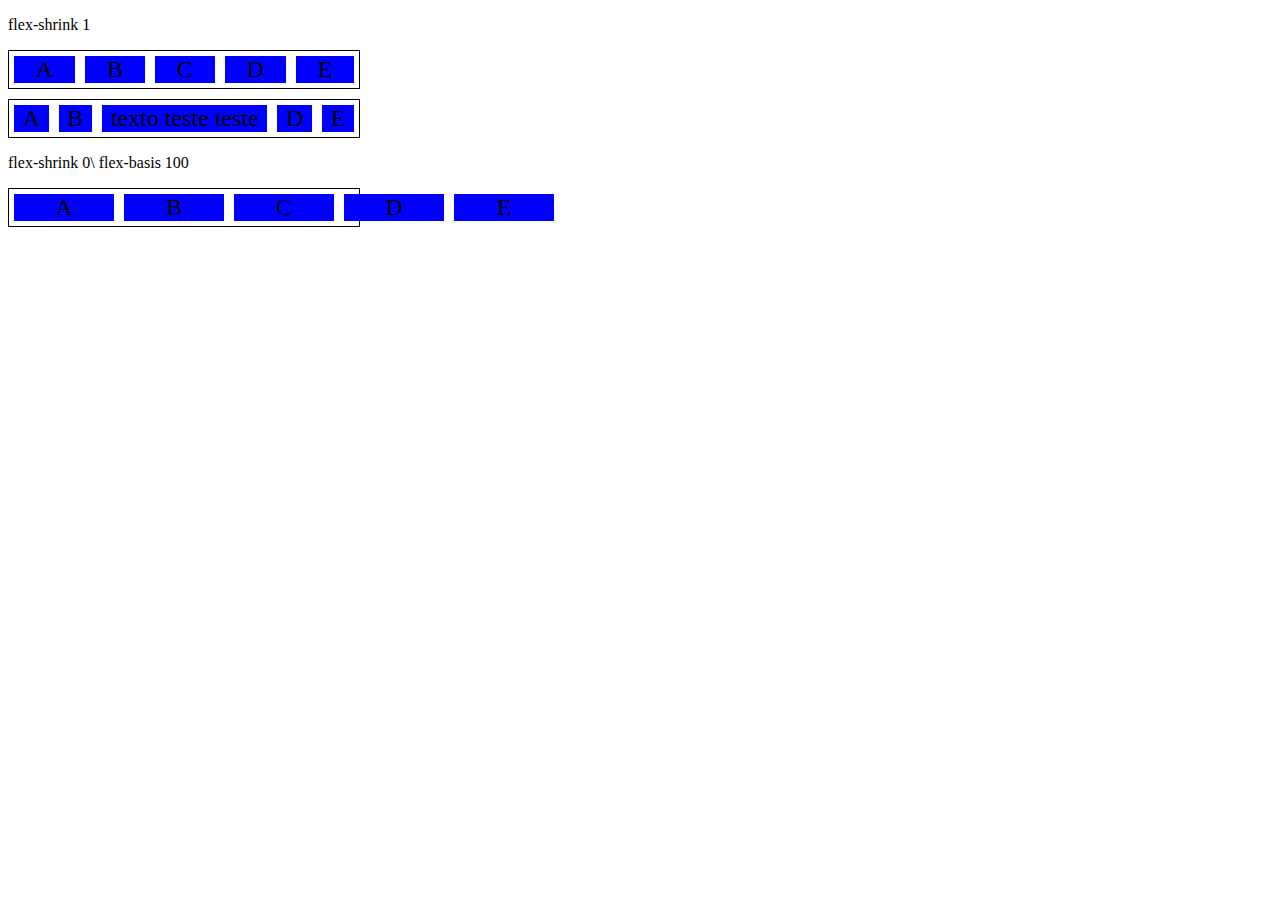
<file: projetos/flex box/8-flex-shrink.html>
<!DOCTYPE html>
<html lang="en">
<head>
    <meta charset="UTF-8">
    <meta http-equiv="X-UA-Compatible" content="IE=edge">
    <meta name="viewport" content="width=device-width, initial-scale=1.0">
    <title>Fundamentos- Flex-Shrink</title>
    <style>
        .container{ 
            display: flex;
            border: 1px solid black;
            max-width: 350px;
            margin-bottom: 10px;

        }
        .item{
            margin: 5px;
            background-color: blue;
            font-size: 24px;
            text-align: center;}
            .s1{
                flex-shrink: 1;
            }
            .fg{
                flex-grow: 1;
            }
            .s0{
                flex-shrink: 0;
                flex-basis: 100px;
            }
    </style>
</head>
<body>
    <p> flex-shrink 1</p>
   <div class="container">
    <div class="item s1 fg">A</div>
    <div class="item s1 fg">B</div>
    <div class="item s1 fg">C</div>
    <div class="item s1 fg">D</div>
    <div class="item s1 fg">E</div>
   </div> 
   <div class="container">
    <div class="item s1 fg">A</div>
    <div class="item s1 fg">B</div>
    <div class="item s1 fg">texto teste teste</div>
    <div class="item s1 fg">D</div>
    <div class="item s1 fg">E</div>
   </div> 

   <p>flex-shrink 0\ flex-basis 100</p>
   <div class="container">
    <div class="item s0 fg">A</div>
    <div class="item s0 fg">B</div>
    <div class="item s0 fg">C</div>
    <div class="item s0 fg">D</div>
    <div class="item s0 fg">E</div>
   </div> 

</body>
</html>
</file>
<file: projeto instagram/style.css>
*{
    padding: 0;
    margin: 0;
    box-sizing: border-box;
    text-decoration: none;
    font-family: sans-serif;
    font-size: 14px;
}
body{
    width: 100%;
    min-height: 100vh;
    background-color: rgb(230, 230, 230);
    margin: 0;
    padding: 0;
    display: flex;
    justify-content: center;


}
.instagram-geral{
    display: flex;
    align-items: center;
    justify-content: start;
    width: 60%;
    height: 100vh;
}
.instagram-celular{
    display: flex;
    align-items: center;
    justify-content: center;
    width: 50%;
}
.instagram-celular img{
    height: 50rem;
}
.container-principal{
    display: flex;
    align-items: center;
    justify-content: space-around;
    flex-direction: column;
    width: 50%;
    min-height: 34rem;

}
.group{
    display: flex;
    justify-content: space-between;
    align-items: center;
    flex-direction: column;
    background-color: white;
    width: 100%;
    padding: 1.3rem 0;
    border: 1px solid lightgray;
}
.group:nth-child(1){
    min-height: 23rem;

}
.logo-instagram{
    height: 3rem;
}
.foto-perfil{
    display: flex;
    justify-content: center;
    align-items: center;
    border-radius: 50%;
    overflow: hidden;
    
}

.foto-perfil img{
    height: 6rem;
}

.login{
    display: flex;
    align-items: center;
    justify-content: center;
    background-color: #0095f6;
    color: aliceblue;
    padding: 8px;
    border-radius: 4px;
}

.logout{
    color: #0095f6;
    margin-top: 3rem;
}
.not-account{
    color: rgb(160, 160, 160);
}
.link-blue{
    color: #0095f6;
}
.get-the-app{
    display: flex;
    flex-direction: column;
    align-items: center;
    justify-content: center;
    width: 100%;
    padding: 1.3rem 0;
}
.baixar{
    display: flex;
    width: 100%;
    justify-content: space-evenly;
    align-items: center;
    padding: 1rem;
}
.apps{
    height: 3rem;
    width: 10rem;
    background-size: cover;
}
.apps:nth-child(1){
    background-image: url(img/apple-button.png);
}
.apps:nth-child(2){
    background-image: url(img/googleplay-button.png);

}

@media (max-width: 1024px){
    .instagram-geral{
        width: 90%;
    }
}

@media(max-width: 650px){
    body{background-color: #ffff;}
    .instagram-geral{
        width: 90%;
    }
    .instagram-celular{
        display: none;
    }
    .container-principal{
        width: 100%;
}
 .group{
    border: 1px solid transparent;
 }
}
</file>
<file: projetos/html5 e css3/style.css>
.subtitulo, .titulofinal {
    color: rgb(104, 12, 12);
}

body{
    background-color: rgb(21, 105, 179);
}
#titulo{
font-size: 60px;
font-style: italic;
color: rgb(0, 0, 0);
}

    .post{ 
        background-color: rgb(241, 234, 234);
        padding: 20px;
        border: 4px solid black
        ;
        margin: 10px; color: rgb(1, 68, 46);
    }
    .perfil{
        border-radius: 50%;
        border: solid black 2px;
    }
</file>
<file: projetos/flex box/flex-projeto/style.css>
*{
    margin: 0;
    padding: 0;
    font-family: 'Open Sans', sans-serif;
}

ul{
    list-style: none;
    margin: 0;
    padding: 0;
}

ul li a{
    text-decoration: none;
    
    

}
div img{
    display: block;
    width: 100%;
}

.flex-container{
    display: flex;
    max-width: 992px;
    margin: auto;
    width: 100%;
    min-width: 320px;
    padding: 10px 15px;
}
header{
    background-color: #122A57;
    height: 100px;
    display: flex;
    align-items: center;
    color: aliceblue;
    
}
 header .list-items {
    display: flex;
    max-width: 260px;
    width: 100%;
    justify-content: space-between;
    font-size:larger;
    align-items: center;
}
.list-items li a{
    color: aliceblue;
}



header .menu{
    justify-content: space-between;
}
.apresentacao{
    height: 100vh;
    align-items: center;
    justify-content:space-between ;
}
.apresentacao .texto-apresentacao{
    min-width: 200px;
   
}

    .texto-apresentacao h1{
        color: #122A57;
        font-size: 48px;
        margin-bottom: 10px
    }
   
    .bth{
        background-color: #122A57;
        color: aliceblue;
        text-align: center;
        border-radius: 30px;
        display: block;
        width: 220px;
        text-decoration: none;
        height: 50px;
        line-height: 50px;
        margin-top: 10px;
        margin-bottom: 10px;

    }
    #quem-somos{
        flex-direction: row-reverse;
        align-items: center;
        justify-content:space-between ;
    }

    #quem-somos img{
        min-width: 320px;
        margin: auto;
    }
    #quem-somos h2{
        font-size: 32px;
        color: #122A57;
        display: flex;
        margin-bottom: 20px;

    }
    #quem-somos h2::before{
        content:'';
        height: 50px;
        width: 5px;
        margin-right: 5px;
        background-color: #122A57;
        position: relative;

    }
    #quem-somos p{
        margin-bottom: 10px;
        width: 90%;
    }
    #quem-somos img{
        min-width: 420px;
    }
    .externo{
        background-color:#122A57;
        width: 100%;
    }
    #ss{
        padding-bottom: 100px;
        padding-top: 50px;
        flex-direction: column;
    }
    .list-servicos{
        display: flex;
        justify-content: space-between;
    }
    .list-servicos  .item-s{
        text-align: center;

    }
    #ss h2{
        color: aliceblue;
        font-size: 32px;
        margin-bottom: 20px;
    }
     a{
        width: 220px;
        background-color: aliceblue;
        border-radius: 30px;
        height: 50px;
        text-align: center;
        margin-top: 20px;
        line-height: 50px;
        padding: 5px 10px;
        color: #122A57;
        font-size: 12px;
        text-decoration: none;
        font-weight: 700;
    
    }
    p{
        font-weight: 700;
        font-size: 18px;
        color: rgb(13, 14, 15);
        margin-top: 20px;

    }
    .item-s img{
        width: 80%;
        margin: auto;
    }
    #planos{
        flex-direction: column;
        min-height: 100vh ;
        padding-top: 50px;

    }
    #planos h2{
        font-size: 32px;
    }
    .list-planos{
        display: flex;
        align-items: flex-end;
        justify-content: space-between;
    }
    .item-plano{
        flex: 1;
        border: 5px solid #122A57;
        margin-right: 20px;
        padding: 10px;
        max-width: 240px;
    }
    .item-plano .bth{
        margin: auto;
        margin-bottom: 20px;

    }
    .item-plano h3{
        font-size: 24px;
        display: flex;
        flex-direction: column;
        text-align: center;
        margin-top: 20px;
    }
    .item-plano h3::after{
        content: "";
        background-color: #122A57;
        width: 100%;
        height: 3px;
        margin-top: 20px;
        margin-bottom: 10px;
    } 
    .item-plano ul{
        padding: 10px 20px;
        display: flex;
        flex-direction: column;
    margin-bottom: 10px;}

        .item-plano ul li{
            display: flex;
            flex-wrap: nowrap;
            align-items: center;
        }
        
        
        .item-plano ul li::before{
            content: "";
            width: 10px;
            height: 10px;
            background-color: #122A57;
            margin-right: 5px;
        }
        footer{
            background-color: #122A57;
            height: 70px;
            display: flex;
            align-items: center ;
        }
        
        footer .footer{
            justify-content: space-between;
            color:aliceblue;

        }

        /*mobile*/
        @media(max-width: 992px){
            .flex-container{
                flex-direction: column;}

            .apresentacao{
                flex-direction:column-reverse ;
            }
            .apresentacao .texto-apresentacao{
                width: 100%;}
                #quem-somos{
                    flex-direction: column-reverse;
                }
                .list-servicos{
                    flex-direction: column;
                }
                .list-servicos img{
                    width: 50%;
                    margin: auto;
                }

                .list-planos{
                    flex-direction: column;
                    align-items: flex-start;
                }
                .list-planos .item-plano{
                    max-width: 90%;
                    margin: auto;
                    width: 100%;
                }
        }
</file>
